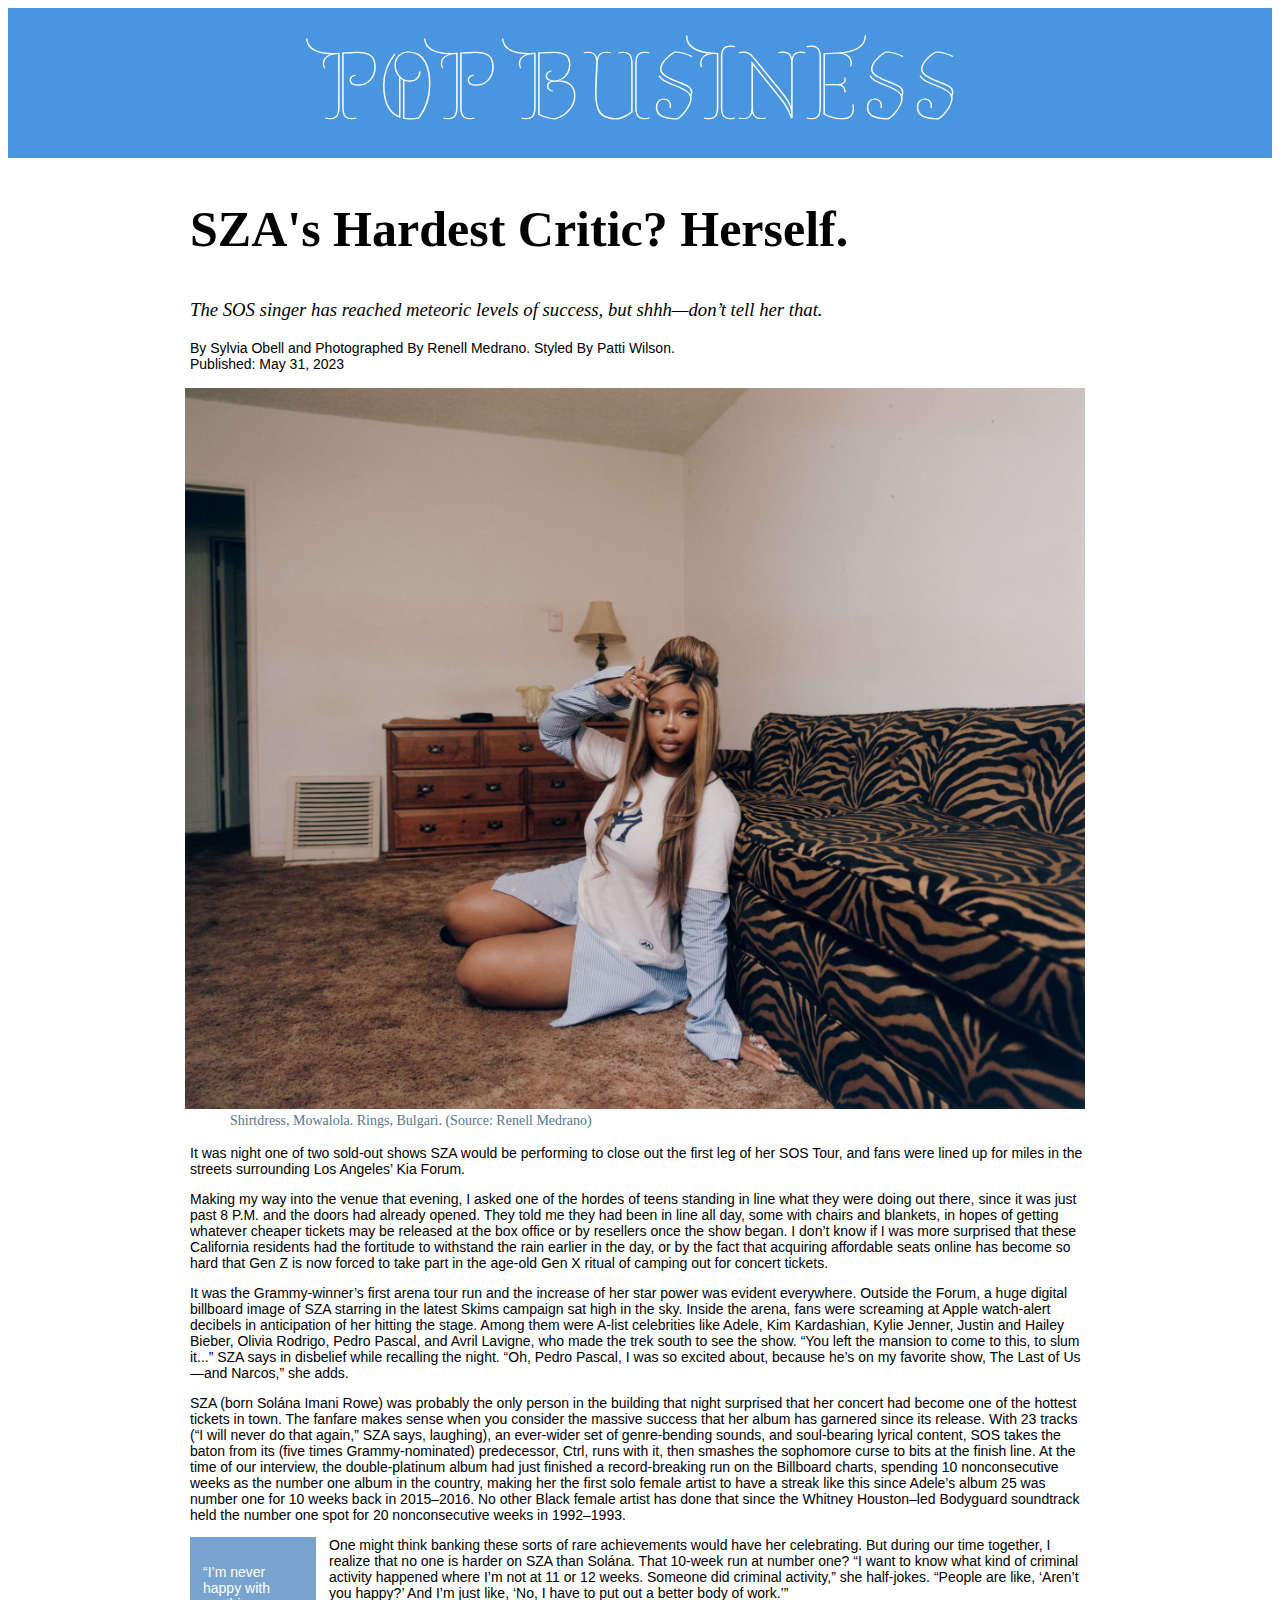
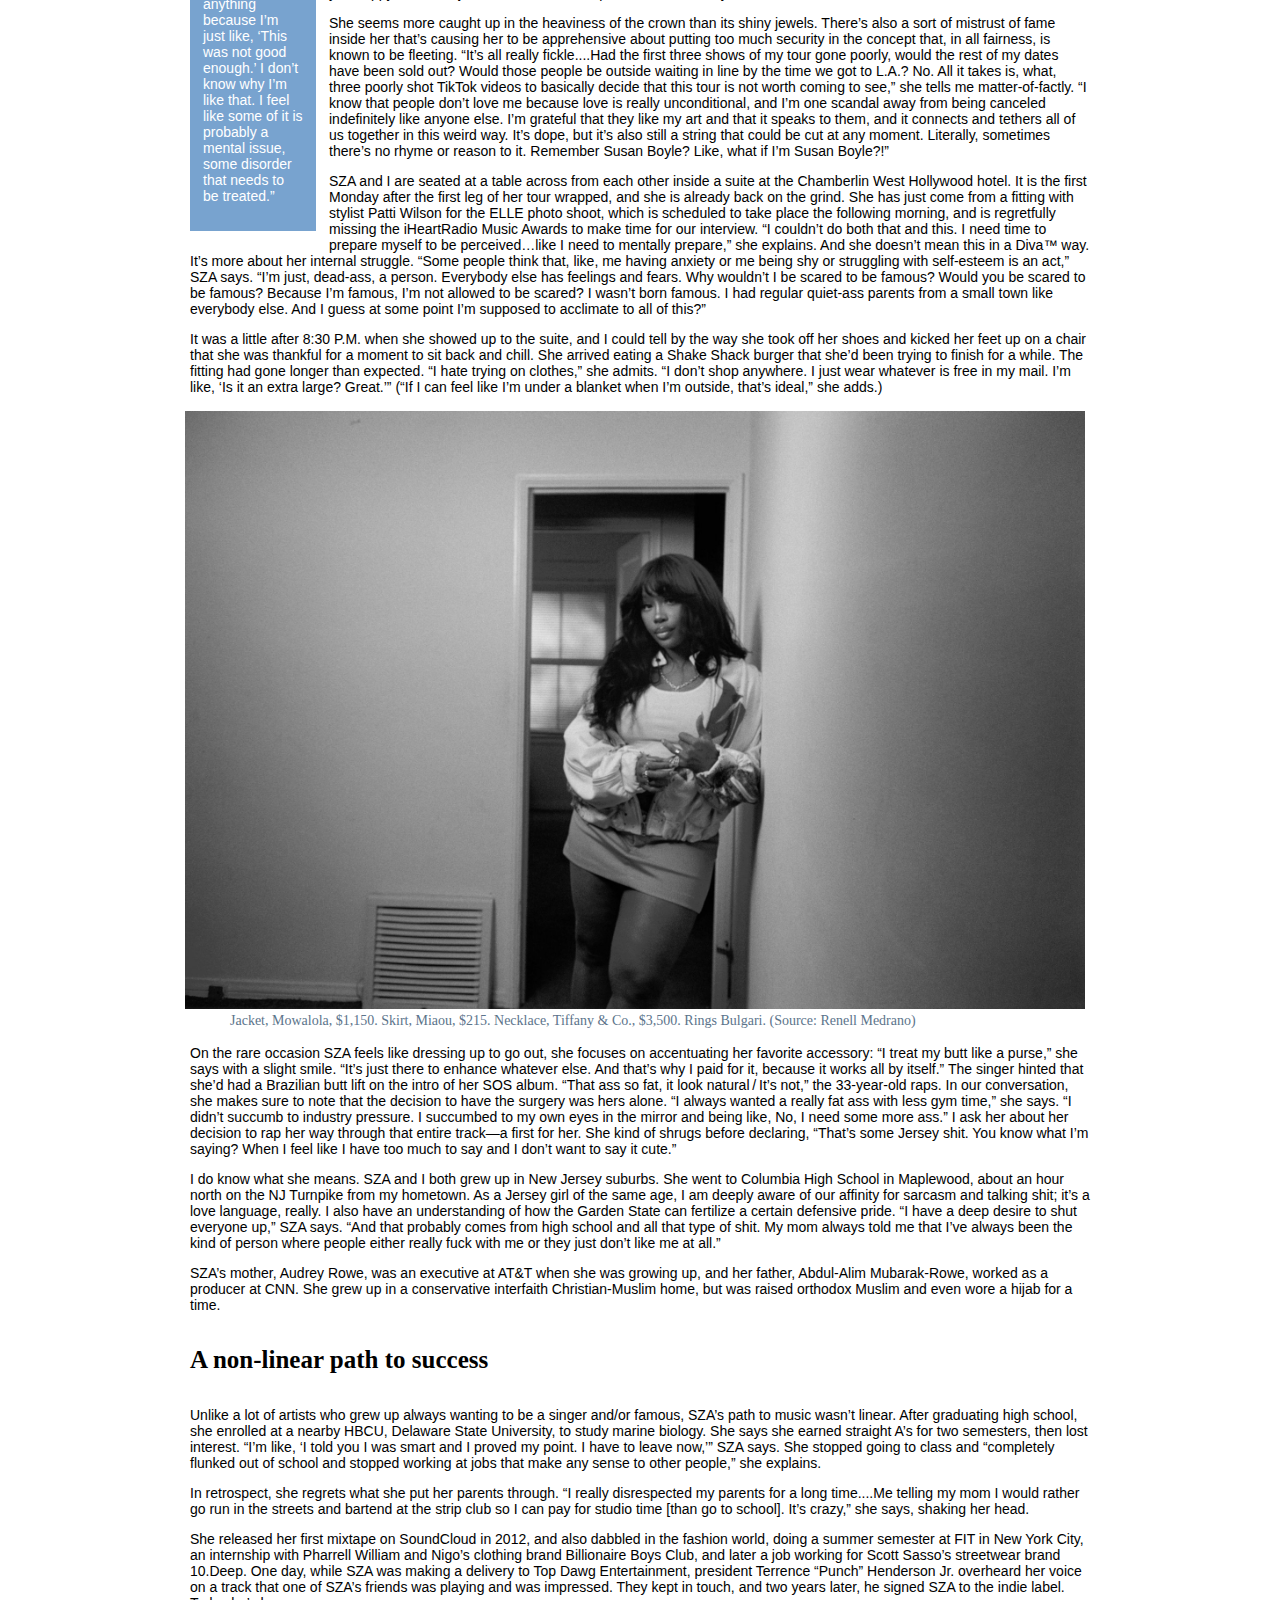
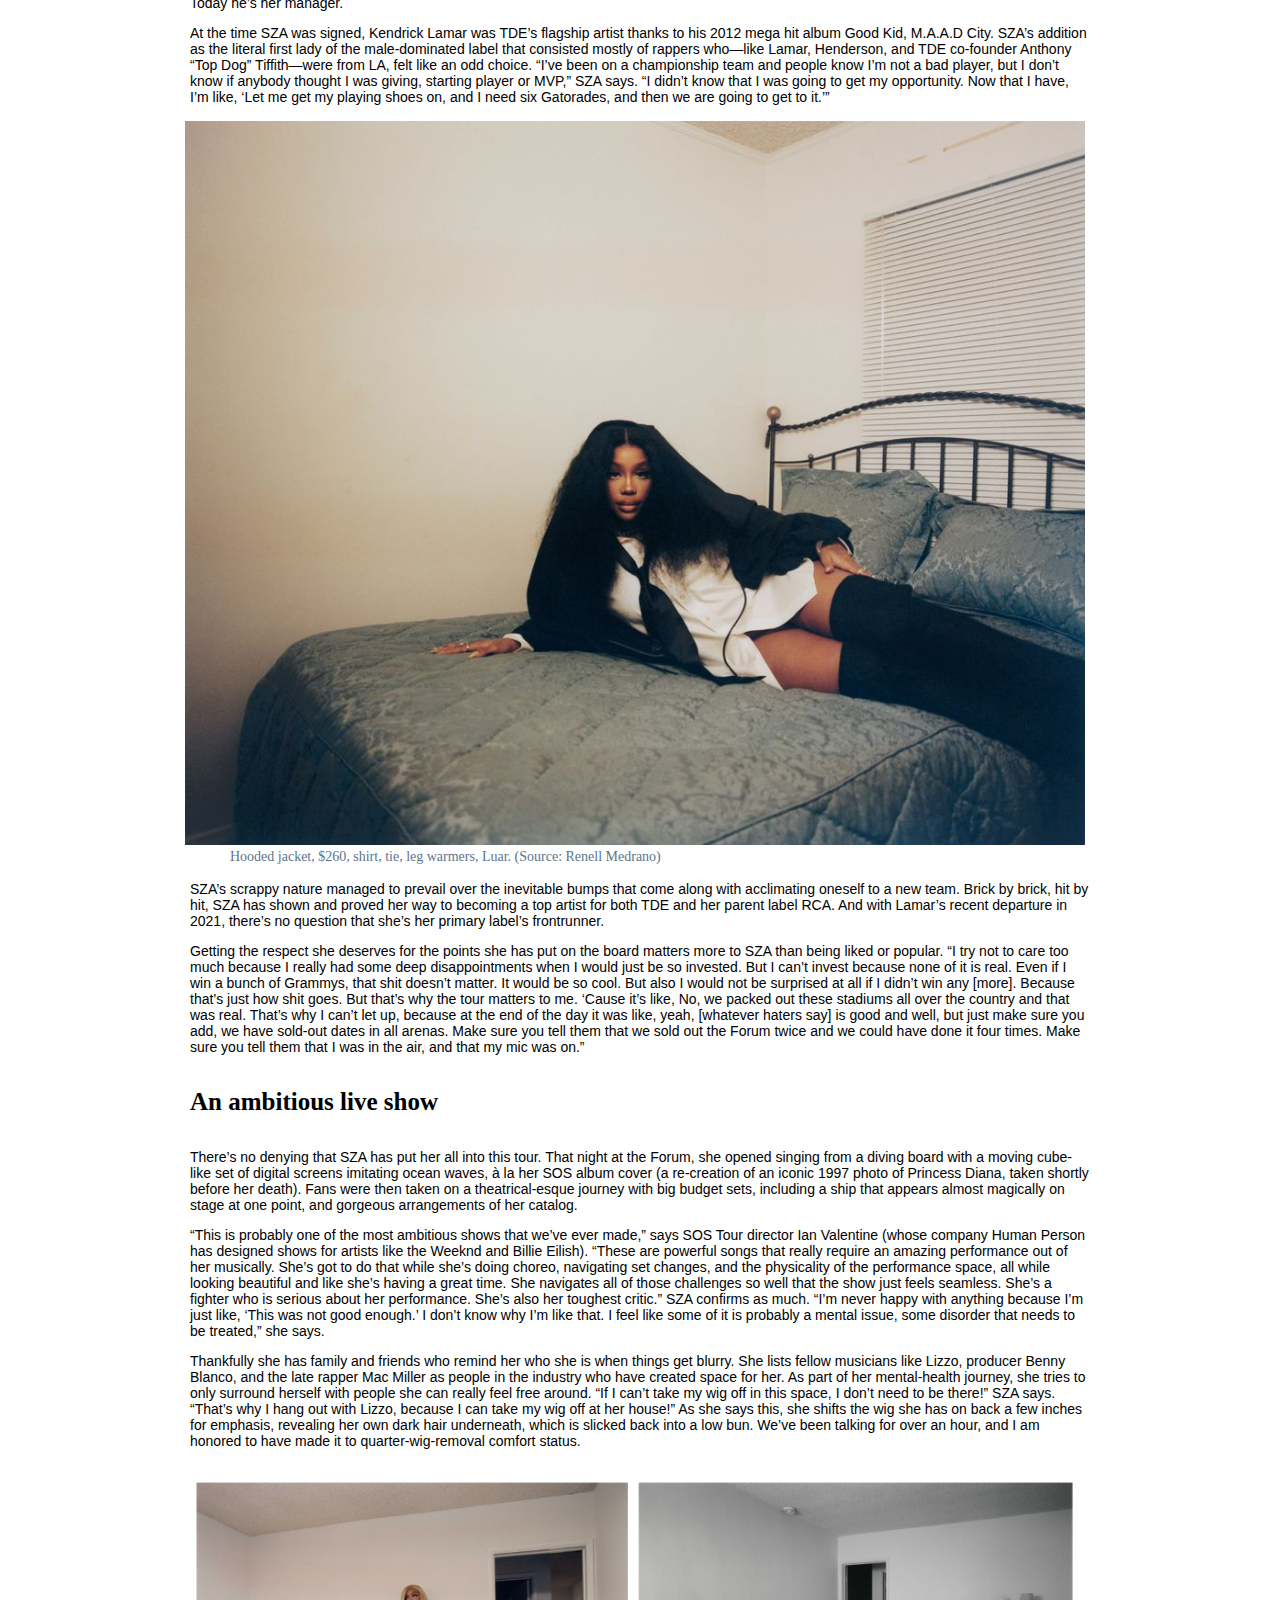
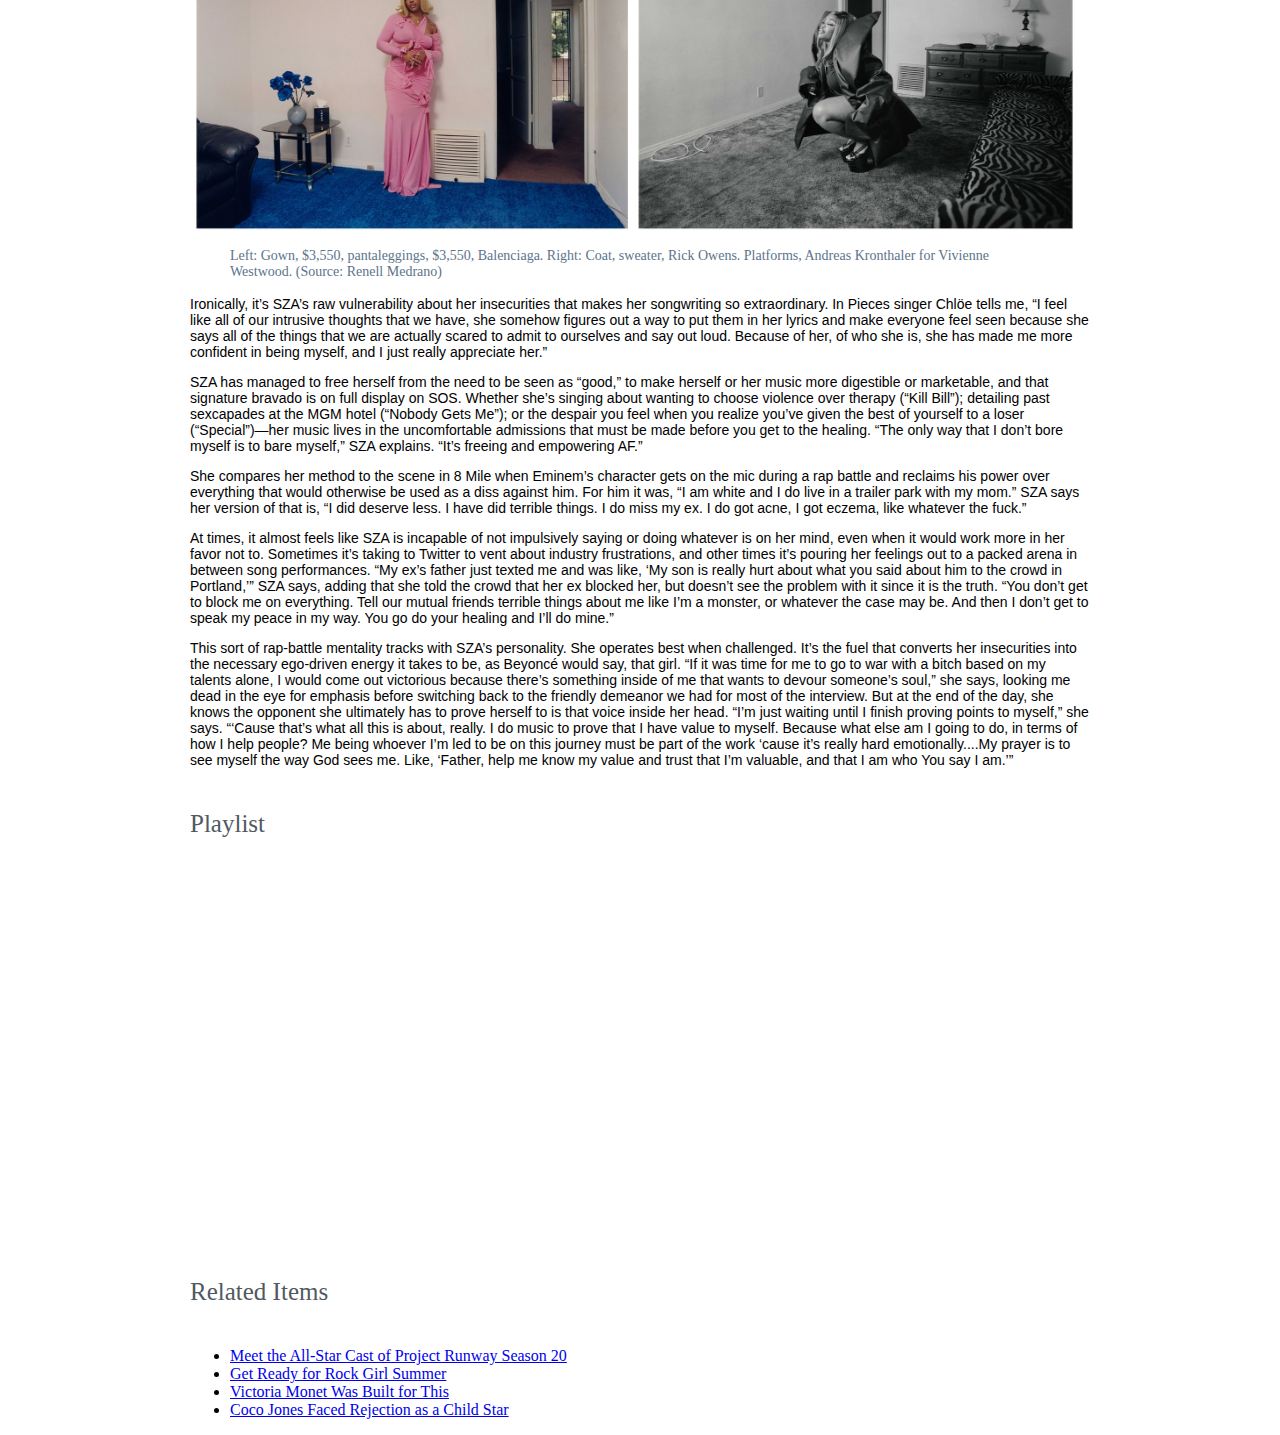
<file: midterm/index.html>
<!DOCTYPE html>
<html lang="en">

<head>
    <link rel="stylesheet" type="text/css" href="stylesheet.css">
    <link href='https://fonts.googleapis.com/css?family=Almendra Display' rel='stylesheet'>
    <link href='https://fonts.googleapis.com/css?family=Bellefair' rel='stylesheet'>
    <title>Salmeron Midterm</title>
    </head>

<body>
    
<!-- MASTHEAD -->

    <div id="header">
        <h1>POP BUSINESS</h1>
    </div>

<!-- CONTENT CLASS -->

    <div id="content">

<!-- HEADLINE -->

    <h2>SZA's Hardest Critic? Herself.</h2>
    <h3>The SOS singer has reached meteoric levels of success, but shhh—don’t tell her that.</h3>

<!-- BYLINE -->

<div id="byline">By Sylvia Obell and Photographed By Renell Medrano. Styled By Patti Wilson.</div>
<div id="date">Published: May 31, 2023</div>

<!-- IMAGE -->

<figure>
    <img src="photos/sza1.jpg" alt="sza couch">
    <figcaption>Shirtdress, Mowalola. Rings, Bulgari. (Source: Renell Medrano)</figcaption>
  </figure>

<!-- ARTICLE -->

<p>It was night one of two sold-out shows SZA would be performing to close out the first leg of her SOS Tour, and fans were lined up for miles in the streets surrounding Los Angeles’ Kia Forum.</p>

<p>Making my way into the venue that evening, I asked one of the hordes of teens standing in line what they were doing out there, since it was just past 8 P.M. and the doors had already opened. They told me they had been in line all day, some with chairs and blankets, in hopes of getting whatever cheaper tickets may be released at the box office or by resellers once the show began. I don’t know if I was more surprised that these California residents had the fortitude to withstand the rain earlier in the day, or by the fact that acquiring affordable seats online has become so hard that Gen Z is now forced to take part in the age-old Gen X ritual of camping out for concert tickets.</p>

<p>It was the Grammy-winner’s first arena tour run and the increase of her star power was evident everywhere. Outside the Forum, a huge digital billboard image of SZA starring in the latest Skims campaign sat high in the sky. Inside the arena, fans were screaming at Apple watch-alert decibels in anticipation of her hitting the stage. Among them were A-list celebrities like Adele, Kim Kardashian, Kylie Jenner, Justin and Hailey Bieber, Olivia Rodrigo, Pedro Pascal, and Avril Lavigne, who made the trek south to see the show. “You left the mansion to come to this, to slum it...” SZA says in disbelief while recalling the night. “Oh, Pedro Pascal, I was so excited about, because he’s on my favorite show, The Last of Us—and Narcos,” she adds.</p>

<p>SZA (born Solána Imani Rowe) was probably the only person in the building that night surprised that her concert had become one of the hottest tickets in town. The fanfare makes sense when you consider the massive success that her album has garnered since its release. With 23 tracks (“I will never do that again,” SZA says, laughing), an ever-wider set of genre-bending sounds, and soul-bearing lyrical content, SOS takes the baton from its (five times Grammy-nominated) predecessor, Ctrl, runs with it, then smashes the sophomore curse to bits at the finish line. At the time of our interview, the double-platinum album had just finished a record-breaking run on the Billboard charts, spending 10 nonconsecutive weeks as the number one album in the country, making her the first solo female artist to have a streak like this since Adele’s album 25 was number one for 10 weeks back in 2015–2016. No other Black female artist has done that since the Whitney Houston–led Bodyguard soundtrack held the number one spot for 20 nonconsecutive weeks in 1992–1993.</p>

<aside class="pquote">
    <blockquote>
        <p>“I’m never happy with anything because I’m just like, ‘This was not good enough.’ I don’t know why I’m like that. I feel like some of it is probably a mental issue, some disorder that needs to be treated.”</p>
    </blockquote>
</aside>

<p>One might think banking these sorts of rare achievements would have her celebrating. But during our time together, I realize that no one is harder on SZA than Solána. That 10-week run at number one? “I want to know what kind of criminal activity happened where I’m not at 11 or 12 weeks. Someone did criminal activity,” she half-jokes. “People are like, ‘Aren’t you happy?’ And I’m just like, ‘No, I have to put out a better body of work.’”</p>

<p>She seems more caught up in the heaviness of the crown than its shiny jewels. There’s also a sort of mistrust of fame inside her that’s causing her to be apprehensive about putting too much security in the concept that, in all fairness, is known to be fleeting. “It’s all really fickle....Had the first three shows of my tour gone poorly, would the rest of my dates have been sold out? Would those people be outside waiting in line by the time we got to L.A.? No. All it takes is, what, three poorly shot TikTok videos to basically decide that this tour is not worth coming to see,” she tells me matter-of-factly. “I know that people don’t love me because love is really unconditional, and I’m one scandal away from being canceled indefinitely like anyone else. I’m grateful that they like my art and that it speaks to them, and it connects and tethers all of us together in this weird way. It’s dope, but it’s also still a string that could be cut at any moment. Literally, sometimes there’s no rhyme or reason to it. Remember Susan Boyle? Like, what if I’m Susan Boyle?!”</p>

<p>SZA and I are seated at a table across from each other inside a suite at the Chamberlin West Hollywood hotel. It is the first Monday after the first leg of her tour wrapped, and she is already back on the grind. She has just come from a fitting with stylist Patti Wilson for the ELLE photo shoot, which is scheduled to take place the following morning, and is regretfully missing the iHeartRadio Music Awards to make time for our interview. “I couldn’t do both that and this. I need time to prepare myself to be perceived…like I need to mentally prepare,” she explains. And she doesn’t mean this in a Diva™ way. It’s more about her internal struggle. “Some people think that, like, me having anxiety or me being shy or struggling with self-esteem is an act,” SZA says. “I’m just, dead-ass, a person. Everybody else has feelings and fears. Why wouldn’t I be scared to be famous? Would you be scared to be famous? Because I’m famous, I’m not allowed to be scared? I wasn’t born famous. I had regular quiet-ass parents from a small town like everybody else. And I guess at some point I’m supposed to acclimate to all of this?”</p>

<p>It was a little after 8:30 P.M. when she showed up to the suite, and I could tell by the way she took off her shoes and kicked her feet up on a chair that she was thankful for a moment to sit back and chill. She arrived eating a Shake Shack burger that she’d been trying to finish for a while. The fitting had gone longer than expected. “I hate trying on clothes,” she admits. “I don’t shop anywhere. I just wear whatever is free in my mail. I’m like, ‘Is it an extra large? Great.’” (“If I can feel like I’m under a blanket when I’m outside, that’s ideal,” she adds.)</p>

<!-- IMAGE -->

<figure>
    <img src="photos/sza4.jpg" alt="sza bw">
    <figcaption>Jacket, Mowalola, $1,150. Skirt, Miaou, $215. Necklace, Tiffany & Co., $3,500. Rings Bulgari. (Source: Renell Medrano)</figcaption>
  </figure>

<!-- IMAGE -->

<p>On the rare occasion SZA feels like dressing up to go out, she focuses on accentuating her favorite accessory: “I treat my butt like a purse,” she says with a slight smile. “It’s just there to enhance whatever else. And that’s why I paid for it, because it works all by itself.” The singer hinted that she’d had a Brazilian butt lift on the intro of her SOS album. “That ass so fat, it look natural / It’s not,” the 33-year-old raps. In our conversation, she makes sure to note that the decision to have the surgery was hers alone. “I always wanted a really fat ass with less gym time,” she says. “I didn’t succumb to industry pressure. I succumbed to my own eyes in the mirror and being like, No, I need some more ass.” I ask her about her decision to rap her way through that entire track—a first for her. She kind of shrugs before declaring, “That’s some Jersey shit. You know what I’m saying? When I feel like I have too much to say and I don’t want to say it cute.”</p>

<p>I do know what she means. SZA and I both grew up in New Jersey suburbs. She went to Columbia High School in Maplewood, about an hour north on the NJ Turnpike from my hometown. As a Jersey girl of the same age, I am deeply aware of our affinity for sarcasm and talking shit; it’s a love language, really. I also have an understanding of how the Garden State can fertilize a certain defensive pride. “I have a deep desire to shut everyone up,” SZA says. “And that probably comes from high school and all that type of shit. My mom always told me that I’ve always been the kind of person where people either really fuck with me or they just don’t like me at all.”</p>

<p>SZA’s mother, Audrey Rowe, was an executive at AT&T when she was growing up, and her father, Abdul-Alim Mubarak-Rowe, worked as a producer at CNN. She grew up in a conservative interfaith Christian-Muslim home, but was raised orthodox Muslim and even wore a hijab for a time.</p>

<!-- SUBHEAD-->

<h4>A non-linear path to success</h4>

<p>Unlike a lot of artists who grew up always wanting to be a singer and/or famous, SZA’s path to music wasn’t linear. After graduating high school, she enrolled at a nearby HBCU, Delaware State University, to study marine biology. She says she earned straight A’s for two semesters, then lost interest. “I’m like, ‘I told you I was smart and I proved my point. I have to leave now,’” SZA says. She stopped going to class and “completely flunked out of school and stopped working at jobs that make any sense to other people,” she explains.</p>

<p>In retrospect, she regrets what she put her parents through. “I really disrespected my parents for a long time....Me telling my mom I would rather go run in the streets and bartend at the strip club so I can pay for studio time [than go to school]. It’s crazy,” she says, shaking her head.</p>

<p>She released her first mixtape on SoundCloud in 2012, and also dabbled in the fashion world, doing a summer semester at FIT in New York City, an internship with Pharrell William and Nigo’s clothing brand Billionaire Boys Club, and later a job working for Scott Sasso’s streetwear brand 10.Deep. One day, while SZA was making a delivery to Top Dawg Entertainment, president Terrence “Punch” Henderson Jr. overheard her voice on a track that one of SZA’s friends was playing and was impressed. They kept in touch, and two years later, he signed SZA to the indie label. Today he’s her manager.</p>

<p>At the time SZA was signed, Kendrick Lamar was TDE’s flagship artist thanks to his 2012 mega hit album Good Kid, M.A.A.D City. SZA’s addition as the literal first lady of the male-dominated label that consisted mostly of rappers who—like Lamar, Henderson, and TDE co-founder Anthony “Top Dog” Tiffith—were from LA, felt like an odd choice. “I’ve been on a championship team and people know I’m not a bad player, but I don’t know if anybody thought I was giving, starting player or MVP,” SZA says. “I didn’t know that I was going to get my opportunity. Now that I have, I’m like, ‘Let me get my playing shoes on, and I need six Gatorades, and then we are going to get to it.’”</p>

<!-- IMAGE -->

<figure>
    <img src="photos/sza2.jpg" alt="sza bed">
    <figcaption>Hooded jacket, $260, shirt, tie, leg warmers, Luar. (Source: Renell Medrano)</figcaption>
  </figure>
  
<!-- IMAGE -->

<p>SZA’s scrappy nature managed to prevail over the inevitable bumps that come along with acclimating oneself to a new team. Brick by brick, hit by hit, SZA has shown and proved her way to becoming a top artist for both TDE and her parent label RCA. And with Lamar’s recent departure in 2021, there’s no question that she’s her primary label’s frontrunner.</p>

<p>Getting the respect she deserves for the points she has put on the board matters more to SZA than being liked or popular. “I try not to care too much because I really had some deep disappointments when I would just be so invested. But I can’t invest because none of it is real. Even if I win a bunch of Grammys, that shit doesn’t matter. It would be so cool. But also I would not be surprised at all if I didn’t win any [more]. Because that’s just how shit goes. But that’s why the tour matters to me. ‘Cause it’s like, No, we packed out these stadiums all over the country and that was real. That’s why I can’t let up, because at the end of the day it was like, yeah, [whatever haters say] is good and well, but just make sure you add, we have sold-out dates in all arenas. Make sure you tell them that we sold out the Forum twice and we could have done it four times. Make sure you tell them that I was in the air, and that my mic was on.”</p>

<!-- SUBSECTION-->

<h4>An ambitious live show</h4>

<p>There’s no denying that SZA has put her all into this tour. That night at the Forum, she opened singing from a diving board with a moving cube-like set of digital screens imitating ocean waves, à la her SOS album cover (a re-creation of an iconic 1997 photo of Princess Diana, taken shortly before her death). Fans were then taken on a theatrical-esque journey with big budget sets, including a ship that appears almost magically on stage at one point, and gorgeous arrangements of her catalog.</p>

<p>“This is probably one of the most ambitious shows that we’ve ever made,” says SOS Tour director Ian Valentine (whose company Human Person has designed shows for artists like the Weeknd and Billie Eilish). “These are powerful songs that really require an amazing performance out of her musically. She’s got to do that while she’s doing choreo, navigating set changes, and the physicality of the performance space, all while looking beautiful and like she’s having a great time. She navigates all of those challenges so well that the show just feels seamless. She’s a fighter who is serious about her performance. She’s also her toughest critic.” SZA confirms as much. “I’m never happy with anything because I’m just like, ‘This was not good enough.’ I don’t know why I’m like that. I feel like some of it is probably a mental issue, some disorder that needs to be treated,” she says.</p>

<p>Thankfully she has family and friends who remind her who she is when things get blurry. She lists fellow musicians like Lizzo, producer Benny Blanco, and the late rapper Mac Miller as people in the industry who have created space for her. As part of her mental-health journey, she tries to only surround herself with people she can really feel free around. “If I can’t take my wig off in this space, I don’t need to be there!” SZA says. “That’s why I hang out with Lizzo, because I can take my wig off at her house!” As she says this, she shifts the wig she has on back a few inches for emphasis, revealing her own dark hair underneath, which is slicked back into a low bun. We’ve been talking for over an hour, and I am honored to have made it to quarter-wig-removal comfort status.</p>

<!-- IMAGE -->

<figure>
    <img src="photos/sza5.jpg" alt="sza grid">
    <figcaption>Left: Gown, $3,550, pantaleggings, $3,550, Balenciaga. Right: Coat, sweater, Rick Owens. Platforms, Andreas Kronthaler for Vivienne Westwood. (Source: Renell Medrano)</figcaption>
  </figure>

<!-- IMAGE -->

<p>Ironically, it’s SZA’s raw vulnerability about her insecurities that makes her songwriting so extraordinary. In Pieces singer Chlöe tells me, “I feel like all of our intrusive thoughts that we have, she somehow figures out a way to put them in her lyrics and make everyone feel seen because she says all of the things that we are actually scared to admit to ourselves and say out loud. Because of her, of who she is, she has made me more confident in being myself, and I just really appreciate her.”</p>

<p>SZA has managed to free herself from the need to be seen as “good,” to make herself or her music more digestible or marketable, and that signature bravado is on full display on SOS. Whether she’s singing about wanting to choose violence over therapy (“Kill Bill”); detailing past sexcapades at the MGM hotel (“Nobody Gets Me”); or the despair you feel when you realize you’ve given the best of yourself to a loser (“Special”)—her music lives in the uncomfortable admissions that must be made before you get to the healing. “The only way that I don’t bore myself is to bare myself,” SZA explains. “It’s freeing and empowering AF.”</p>

<p>She compares her method to the scene in 8 Mile when Eminem’s character gets on the mic during a rap battle and reclaims his power over everything that would otherwise be used as a diss against him. For him it was, “I am white and I do live in a trailer park with my mom.” SZA says her version of that is, “I did deserve less. I have did terrible things. I do miss my ex. I do got acne, I got eczema, like whatever the fuck.”</p>

<p>At times, it almost feels like SZA is incapable of not impulsively saying or doing whatever is on her mind, even when it would work more in her favor not to. Sometimes it’s taking to Twitter to vent about industry frustrations, and other times it’s pouring her feelings out to a packed arena in between song performances. “My ex’s father just texted me and was like, ‘My son is really hurt about what you said about him to the crowd in Portland,’” SZA says, adding that she told the crowd that her ex blocked her, but doesn’t see the problem with it since it is the truth. “You don’t get to block me on everything. Tell our mutual friends terrible things about me like I’m a monster, or whatever the case may be. And then I don’t get to speak my peace in my way. You go do your healing and I’ll do mine.”</p>

<p>This sort of rap-battle mentality tracks with SZA’s personality. She operates best when challenged. It’s the fuel that converts her insecurities into the necessary ego-driven energy it takes to be, as Beyoncé would say, that girl. “If it was time for me to go to war with a bitch based on my talents alone, I would come out victorious because there’s something inside of me that wants to devour someone’s soul,” she says, looking me dead in the eye for emphasis before switching back to the friendly demeanor we had for most of the interview. But at the end of the day, she knows the opponent she ultimately has to prove herself to is that voice inside her head. “I’m just waiting until I finish proving points to myself,” she says. “‘Cause that’s what all this is about, really. I do music to prove that I have value to myself. Because what else am I going to do, in terms of how I help people? Me being whoever I’m led to be on this journey must be part of the work ‘cause it’s really hard emotionally....My prayer is to see myself the way God sees me. Like, ‘Father, help me know my value and trust that I’m valuable, and that I am who You say I am.’”</p>

<!-- OTHERS-->

<div class="container text-center">
    <div class="row">
      <div class="col">
        <h5>Playlist</h5>
            <iframe style="border-radius:12px" src="https://open.spotify.com/embed/album/07w0rG5TETcyihsEIZR3qG?utm_source=generator" width="100%" height="352" frameBorder="0" allowfullscreen="" allow="autoplay; clipboard-write; encrypted-media; fullscreen;picture-in-picture" loading="lazy"></iframe>
        </div>
      
    <div class="col">
        <h5>Related Items</h5>
            <ul>
                <li><a href="https://www.elle.com/fashion/a44109424/project-runway-season-20-cast-all-star-designers/" target=_new>Meet the All-Star Cast of Project Runway Season 20</a></li>
                <li><a href="https://www.elle.com/fashion/a43853858/rock-style-trend-2023/" target=_new>Get Ready for Rock Girl Summer</a></li>
                <li><a href="https://www.vulture.com/2024/02/victoria-monet-jaguar-ii-on-my-mama.html" target=_new>Victoria Monet Was Built for This</a></li>
                <li><a href="https://www.teenvogue.com/story/coco-jones-november-december-cover-2023" target=_new>Coco Jones Faced Rejection as a Child Star</a></li>
            </ul>
    </div>
    </div>
  </div>



</div>
</body>

</html>
</file>
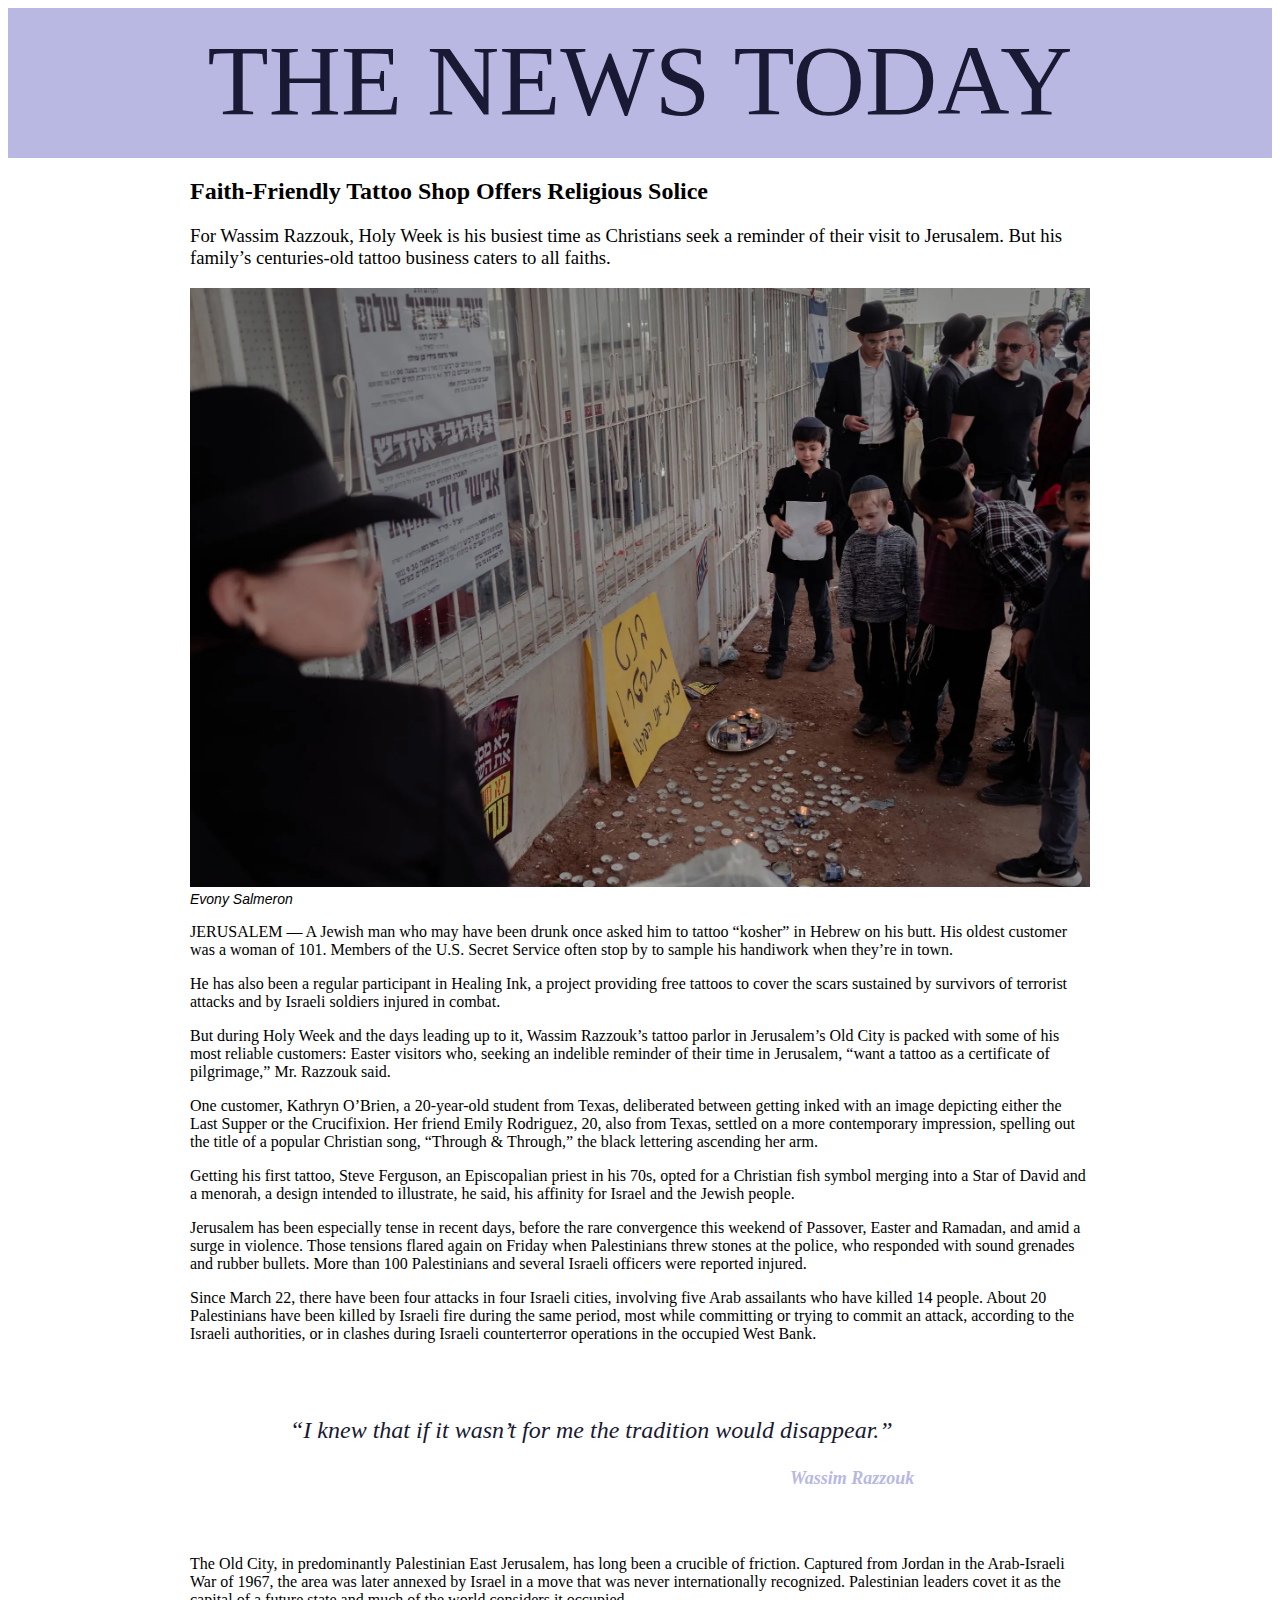
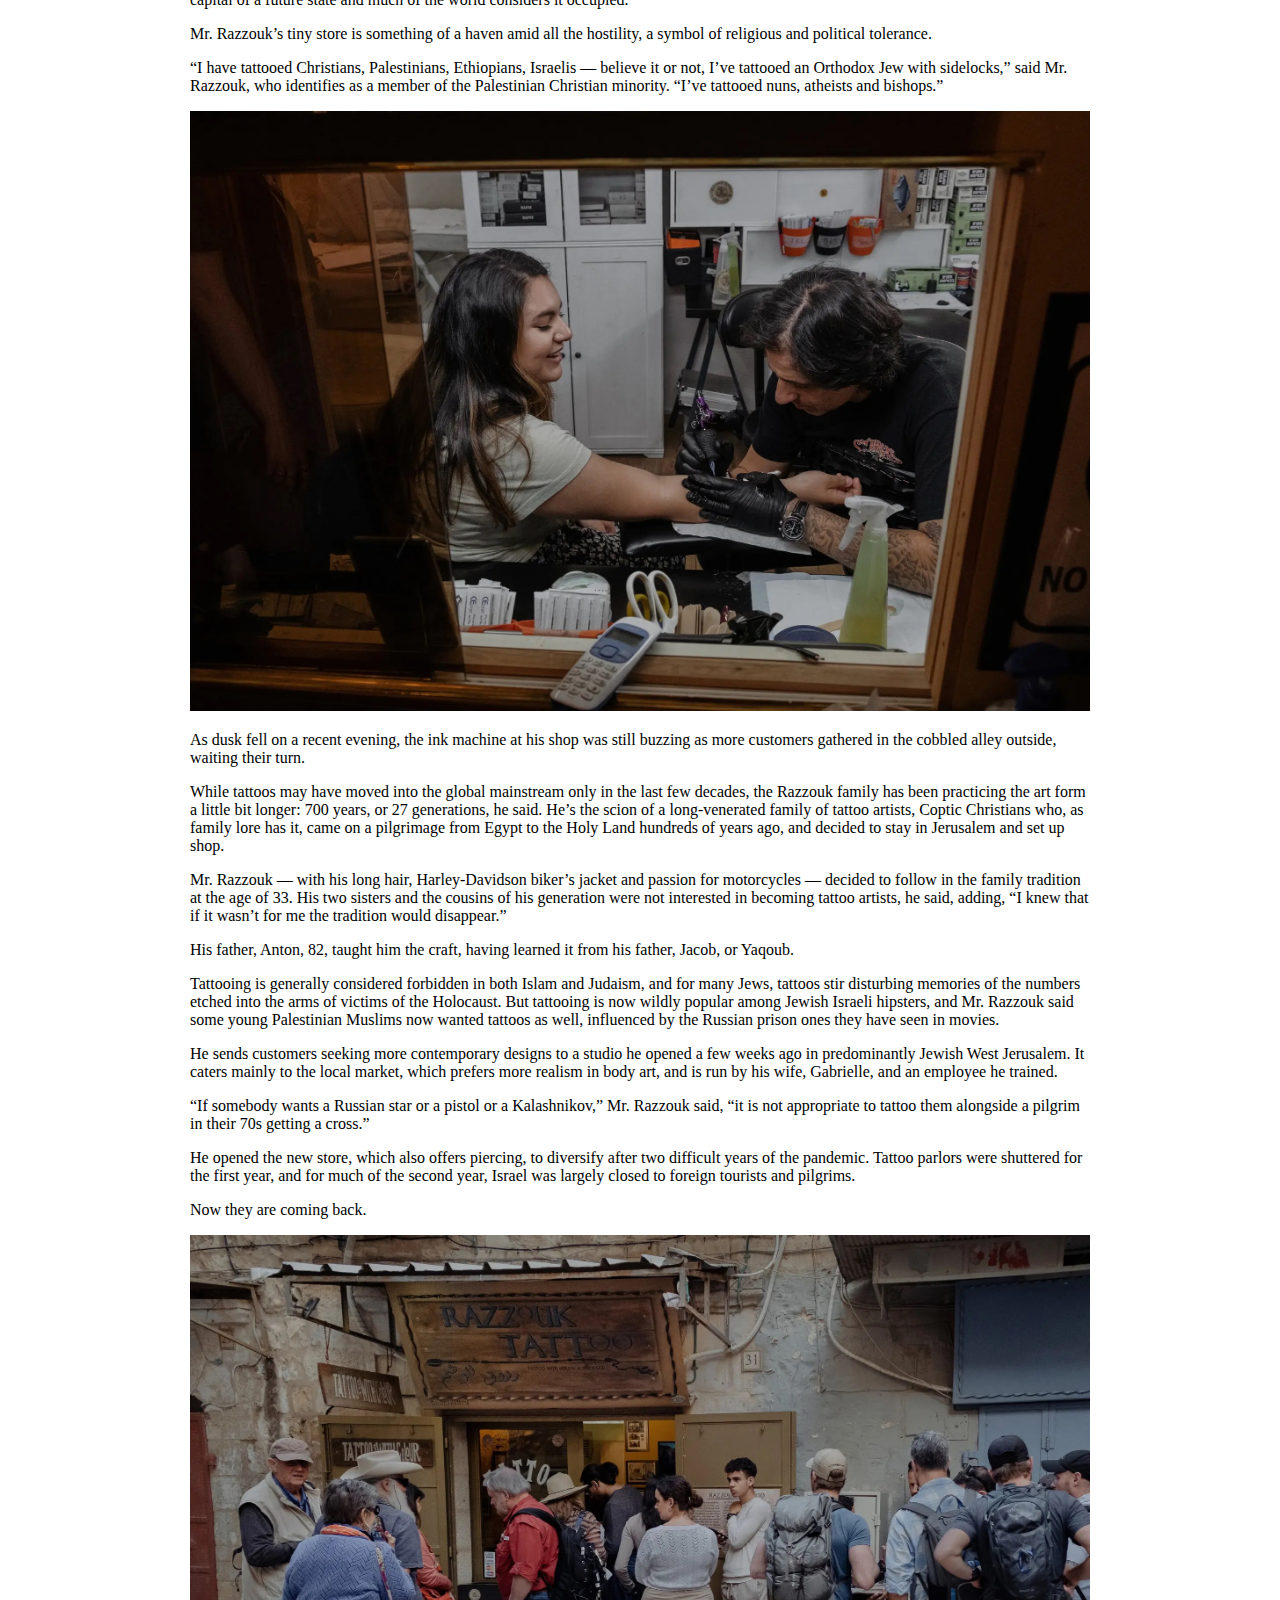
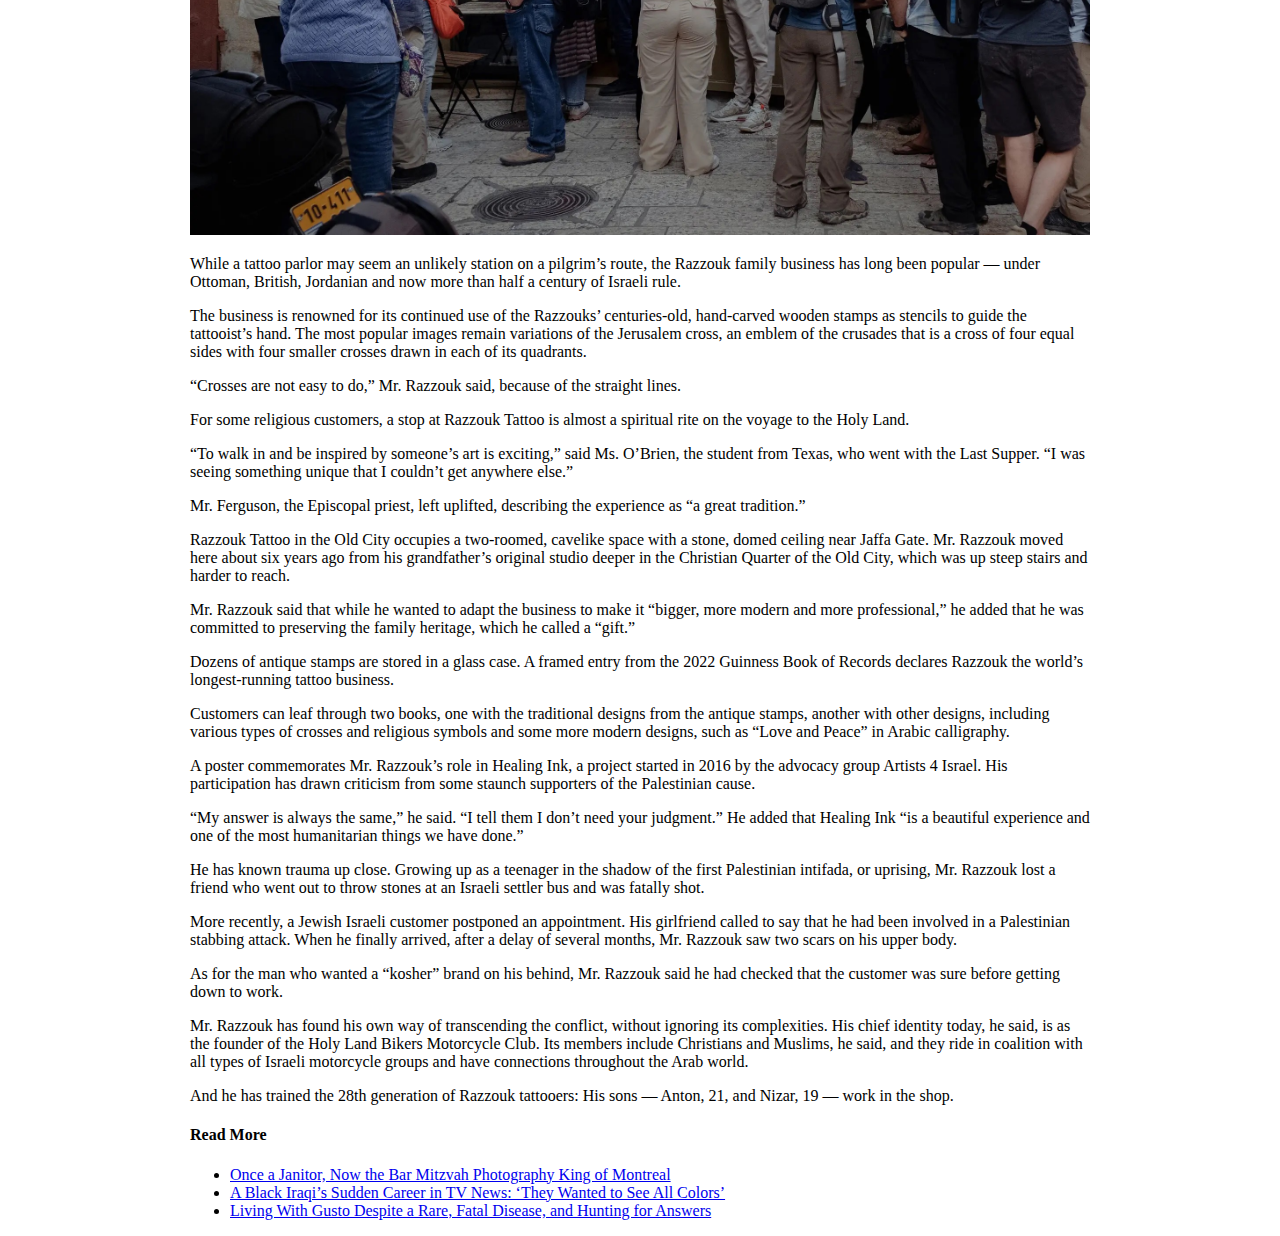
<file: SalmeronLayout/index.html>
<!DOCTYPE html>
<html lang="en">

<head>
    <link rel="stylesheet" type="text/css" href="stylesheet.css">
    <title>Midterm excersice</title>
    </head>

    <body>
        <div id="header">
            <h1>THE NEWS TODAY</h1>
        </div>
    <div id="content">

    <h2>Faith-Friendly Tattoo Shop Offers Religious Solice</h2>

<h3>For Wassim Razzouk, Holy Week is his busiest time as Christians seek a reminder of their visit to Jerusalem. But his family’s centuries-old tattoo business caters to all faiths.</h3>

<img src="photos/tattoo-image-1.jpg" alt="demonstration">

<div id="byline">Evony Salmeron</div>

<p>JERUSALEM — A Jewish man who may have been drunk once asked him to tattoo “kosher” in Hebrew on his butt. His oldest customer was a woman of 101. Members of the U.S. Secret Service often stop by to sample his handiwork when they’re in town.</p>

<p>He has also been a regular participant in Healing Ink, a project providing free tattoos to cover the scars sustained by survivors of terrorist attacks and by Israeli soldiers injured in combat.</p>

<p>But during Holy Week and the days leading up to it, Wassim Razzouk’s tattoo parlor in Jerusalem’s Old City is packed with some of his most reliable customers: Easter visitors who, seeking an indelible reminder of their time in Jerusalem, “want a tattoo as a certificate of pilgrimage,” Mr. Razzouk said.</p>

<p>One customer, Kathryn O’Brien, a 20-year-old student from Texas, deliberated between getting inked with an image depicting either the Last Supper or the Crucifixion. Her friend Emily Rodriguez, 20, also from Texas, settled on a more contemporary impression, spelling out the title of a popular Christian song, “Through & Through,” the black lettering ascending her arm.</p>

<p>Getting his first tattoo, Steve Ferguson, an Episcopalian priest in his 70s, opted for a Christian fish symbol merging into a Star of David and a menorah, a design intended to illustrate, he said, his affinity for Israel and the Jewish people.</p>

<p>Jerusalem has been especially tense in recent days, before the rare convergence this weekend of Passover, Easter and Ramadan, and amid a surge in violence. Those tensions flared again on Friday when Palestinians threw stones at the police, who responded with sound grenades and rubber bullets. More than 100 Palestinians and several Israeli officers were reported injured.</p>

<p>Since March 22, there have been four attacks in four Israeli cities, involving five Arab assailants who have killed 14 people. About 20 Palestinians have been killed by Israeli fire during the same period, most while committing or trying to commit an attack, according to the Israeli authorities, or in clashes during Israeli counterterror operations in the occupied West Bank.</p>

<blockquote>“I knew that if it wasn’t for me the tradition would disappear.”</blockquote>
<div id="attribution">Wassim Razzouk</div>

<p>The Old City, in predominantly Palestinian East Jerusalem, has long been a crucible of friction. Captured from Jordan in the Arab-Israeli War of 1967, the area was later annexed by Israel in a move that was never internationally recognized. Palestinian leaders covet it as the capital of a future state and much of the world considers it occupied.</p>

<p>Mr. Razzouk’s tiny store is something of a haven amid all the hostility, a symbol of religious and political tolerance.</p>

<p>“I have tattooed Christians, Palestinians, Ethiopians, Israelis — believe it or not, I’ve tattooed an Orthodox Jew with sidelocks,” said Mr. Razzouk, who identifies as a member of the Palestinian Christian minority. “I’ve tattooed nuns, atheists and bishops.”</p>

<img src="photos/tattoo-image-4.jpg" alt="girl getting tattoo">

<p>As dusk fell on a recent evening, the ink machine at his shop was still buzzing as more customers gathered in the cobbled alley outside, waiting their turn.</p>

<p>While tattoos may have moved into the global mainstream only in the last few decades, the Razzouk family has been practicing the art form a little bit longer: 700 years, or 27 generations, he said. He’s the scion of a long-venerated family of tattoo artists, Coptic Christians who, as family lore has it, came on a pilgrimage from Egypt to the Holy Land hundreds of years ago, and decided to stay in Jerusalem and set up shop.</p>

<p>Mr. Razzouk — with his long hair, Harley-Davidson biker’s jacket and passion for motorcycles — decided to follow in the family tradition at the age of 33. His two sisters and the cousins of his generation were not interested in becoming tattoo artists, he said, adding, “I knew that if it wasn’t for me the tradition would disappear.”</p>

<p>His father, Anton, 82, taught him the craft, having learned it from his father, Jacob, or Yaqoub.</p>

<p>Tattooing is generally considered forbidden in both Islam and Judaism, and for many Jews, tattoos stir disturbing memories of the numbers etched into the arms of victims of the Holocaust. But tattooing is now wildly popular among Jewish Israeli hipsters, and Mr. Razzouk said some young Palestinian Muslims now wanted tattoos as well, influenced by the Russian prison ones they have seen in movies.</p>

<p>He sends customers seeking more contemporary designs to a studio he opened a few weeks ago in predominantly Jewish West Jerusalem. It caters mainly to the local market, which prefers more realism in body art, and is run by his wife, Gabrielle, and an employee he trained.</p>

<p>“If somebody wants a Russian star or a pistol or a Kalashnikov,” Mr. Razzouk said, “it is not appropriate to tattoo them alongside a pilgrim in their 70s getting a cross.”</p>

<p>He opened the new store, which also offers piercing, to diversify after two difficult years of the pandemic. Tattoo parlors were shuttered for the first year, and for much of the second year, Israel was largely closed to foreign tourists and pilgrims.</p>

<p>Now they are coming back.</p>

<img src="photos/tattoo-image-5.jpg" alt="people outside tattoo shop">

<p>While a tattoo parlor may seem an unlikely station on a pilgrim’s route, the Razzouk family business has long been popular — under Ottoman, British, Jordanian and now more than half a century of Israeli rule.</p>

<p>The business is renowned for its continued use of the Razzouks’ centuries-old, hand-carved wooden stamps as stencils to guide the tattooist’s hand. The most popular images remain variations of the Jerusalem cross, an emblem of the crusades that is a cross of four equal sides with four smaller crosses drawn in each of its quadrants.</p>

<p>“Crosses are not easy to do,” Mr. Razzouk said, because of the straight lines.</p>

<p>For some religious customers, a stop at Razzouk Tattoo is almost a spiritual rite on the voyage to the Holy Land.</p>

<p>“To walk in and be inspired by someone’s art is exciting,” said Ms. O’Brien, the student from Texas, who went with the Last Supper. “I was seeing something unique that I couldn’t get anywhere else.”</p>

<p>Mr. Ferguson, the Episcopal priest, left uplifted, describing the experience as “a great tradition.”</p>

<p>Razzouk Tattoo in the Old City occupies a two-roomed, cavelike space with a stone, domed ceiling near Jaffa Gate. Mr. Razzouk moved here about six years ago from his grandfather’s original studio deeper in the Christian Quarter of the Old City, which was up steep stairs and harder to reach.</p>

<p>Mr. Razzouk said that while he wanted to adapt the business to make it “bigger, more modern and more professional,” he added that he was committed to preserving the family heritage, which he called a “gift.”</p>

<p>Dozens of antique stamps are stored in a glass case. A framed entry from the 2022 Guinness Book of Records declares Razzouk the world’s longest-running tattoo business.</p>

<p>Customers can leaf through two books, one with the traditional designs from the antique stamps, another with other designs, including various types of crosses and religious symbols and some more modern designs, such as “Love and Peace” in Arabic calligraphy.</p>

<p>A poster commemorates Mr. Razzouk’s role in Healing Ink, a project started in 2016 by the advocacy group Artists 4 Israel. His participation has drawn criticism from some staunch supporters of the Palestinian cause.</p>

<p>“My answer is always the same,” he said. “I tell them I don’t need your judgment.” He added that Healing Ink “is a beautiful experience and one of the most humanitarian things we have done.”</p>

<p>He has known trauma up close. Growing up as a teenager in the shadow of the first Palestinian intifada, or uprising, Mr. Razzouk lost a friend who went out to throw stones at an Israeli settler bus and was fatally shot.</p>

<p>More recently, a Jewish Israeli customer postponed an appointment. His girlfriend called to say that he had been involved in a Palestinian stabbing attack. When he finally arrived, after a delay of several months, Mr. Razzouk saw two scars on his upper body.</p>

<p>As for the man who wanted a “kosher” brand on his behind, Mr. Razzouk said he had checked that the customer was sure before getting down to work.</p>

<p>Mr. Razzouk has found his own way of transcending the conflict, without ignoring its complexities. His chief identity today, he said, is as the founder of the Holy Land Bikers Motorcycle Club. Its members include Christians and Muslims, he said, and they ride in coalition with all types of Israeli motorcycle groups and have connections throughout the Arab world.</p>

<p>And he has trained the 28th generation of Razzouk tattooers: His sons — Anton, 21, and Nizar, 19 — work in the shop.</p>

<h4>Read More</h4>
<ul>
    <li><a href="https://www.nytimes.com/2021/12/31/world/canada/montreal-bar-mitzvah-photographer.html?action=click&module=RelatedLinks&pgtype=Article">Once a Janitor, Now the Bar Mitzvah Photography King of Montreal</a>
    </li>
    <li><a href="https://www.nytimes.com/2022/02/04/world/middleeast/iraq-tv-black-news-anchor.html?action=click&module=RelatedLinks&pgtype=Article">A Black Iraqi’s Sudden Career in TV News: ‘They Wanted to See All Colors’</a>
    </li>
    <li><a href="https://www.nytimes.com/2022/04/01/world/europe/scientist-patient-progeria.html?action=click&module=RelatedLinks&pgtype=Article">Living With Gusto Despite a Rare, Fatal Disease, and Hunting for Answers</a>
    </li>
  </ul>
    
</div>
</body>

</html>
</file>
<file: midterm/stylesheet.css>
/*style*/

/*masthead*/
#header {
    background: #4A95E0;
    height: 50px;
    padding: 50px 50px;
}

h1 {
    color: white;
    font-family: 'Almendra Display', serif;
    font-weight: lighter;    
    font-size: 100px;
    text-align: center;
    margin-top: -35px;
}


/*image*/

img {
    margin-left: -45px;
    width: 900px;
    height: auto;
}

figcaption {
    color: #5C748B;
    font-weight: lighter;
    font-size: 14px;
}

/*content*/

#content {
    margin: 0 auto;
    width: 900px;
}

/*article*/

h2 {
    font-size: 50px;
    font-family: Garamond, serif;
}

h3 {
    font-weight: 10;
    font-family: Garamond, serif;
    font-style: italic;
}

#byline {
    font-family: Helvetica, Arial, sans-serif;
    font-size: 14px;
}

#date {
    font-family: Helvetica, Arial, sans-serif;
    font-size: 14px;
}

h4 {
    font-size: 25px; 
    font-family: 'Times New Roman', serif;  
}

p {
    font-size: 14px;
    font-family: Helvetica, Arial, sans-serif;
}

.pquote {
    float: left;
    width: 100px;
    background: #78a3cf;
    font-weight: lighter;
    font-family: 'Bellefair', serif;
    color: white;
    padding: 13px;
    margin: 0 13px 13px 0;
}

blockquote {
    margin: 0;
}

h5 {
    font-size: 25px; 
    font-family: 'Times New Roman', serif;
    font-weight: lighter;
    color: #505961;
}
</file>
<file: SalmeronLayout/stylesheet.css>
/*style*/

/*masthead*/
#header {
    background: #B8B8E3;
    height: 50px;
    padding: 50px 50px;
}

h1 {
    color: #191933;
    font-family: Garamond, serif;
    font-weight: lighter;    
    font-size: 100px;
    text-align: center;
    margin-top: -35px;
}

/*image*/
img {
    margin: 0 auto;
    width: 900px;
}


/*content*/

#content {
    margin: 0 auto;
    width: 900px;
}

h2 {
    color: black;
}

h3 {
    color: black;
    font-weight: 500;
}

#byline {
    font-family: Helvetica, sans-serif;
    font-size: 14px;
    font-style: italic;
    }

blockquote {
    font-size: 24px;
    font-family: Garamond, serif; 
    font-style: italic;  
    color: #191933; 
    padding-top: 50px;
    padding-bottom: 0px; 
    margin-left: 100px;

}

#attribution {
    font-size: 18px;
    font-family: Garamond, serif; 
    font-style: italic;
    font-weight: bold;  
    color: #B8B8E3;
    padding-bottom: 50px; 
    padding-top: 0px;
    margin-left: 600px;
}
</file>
